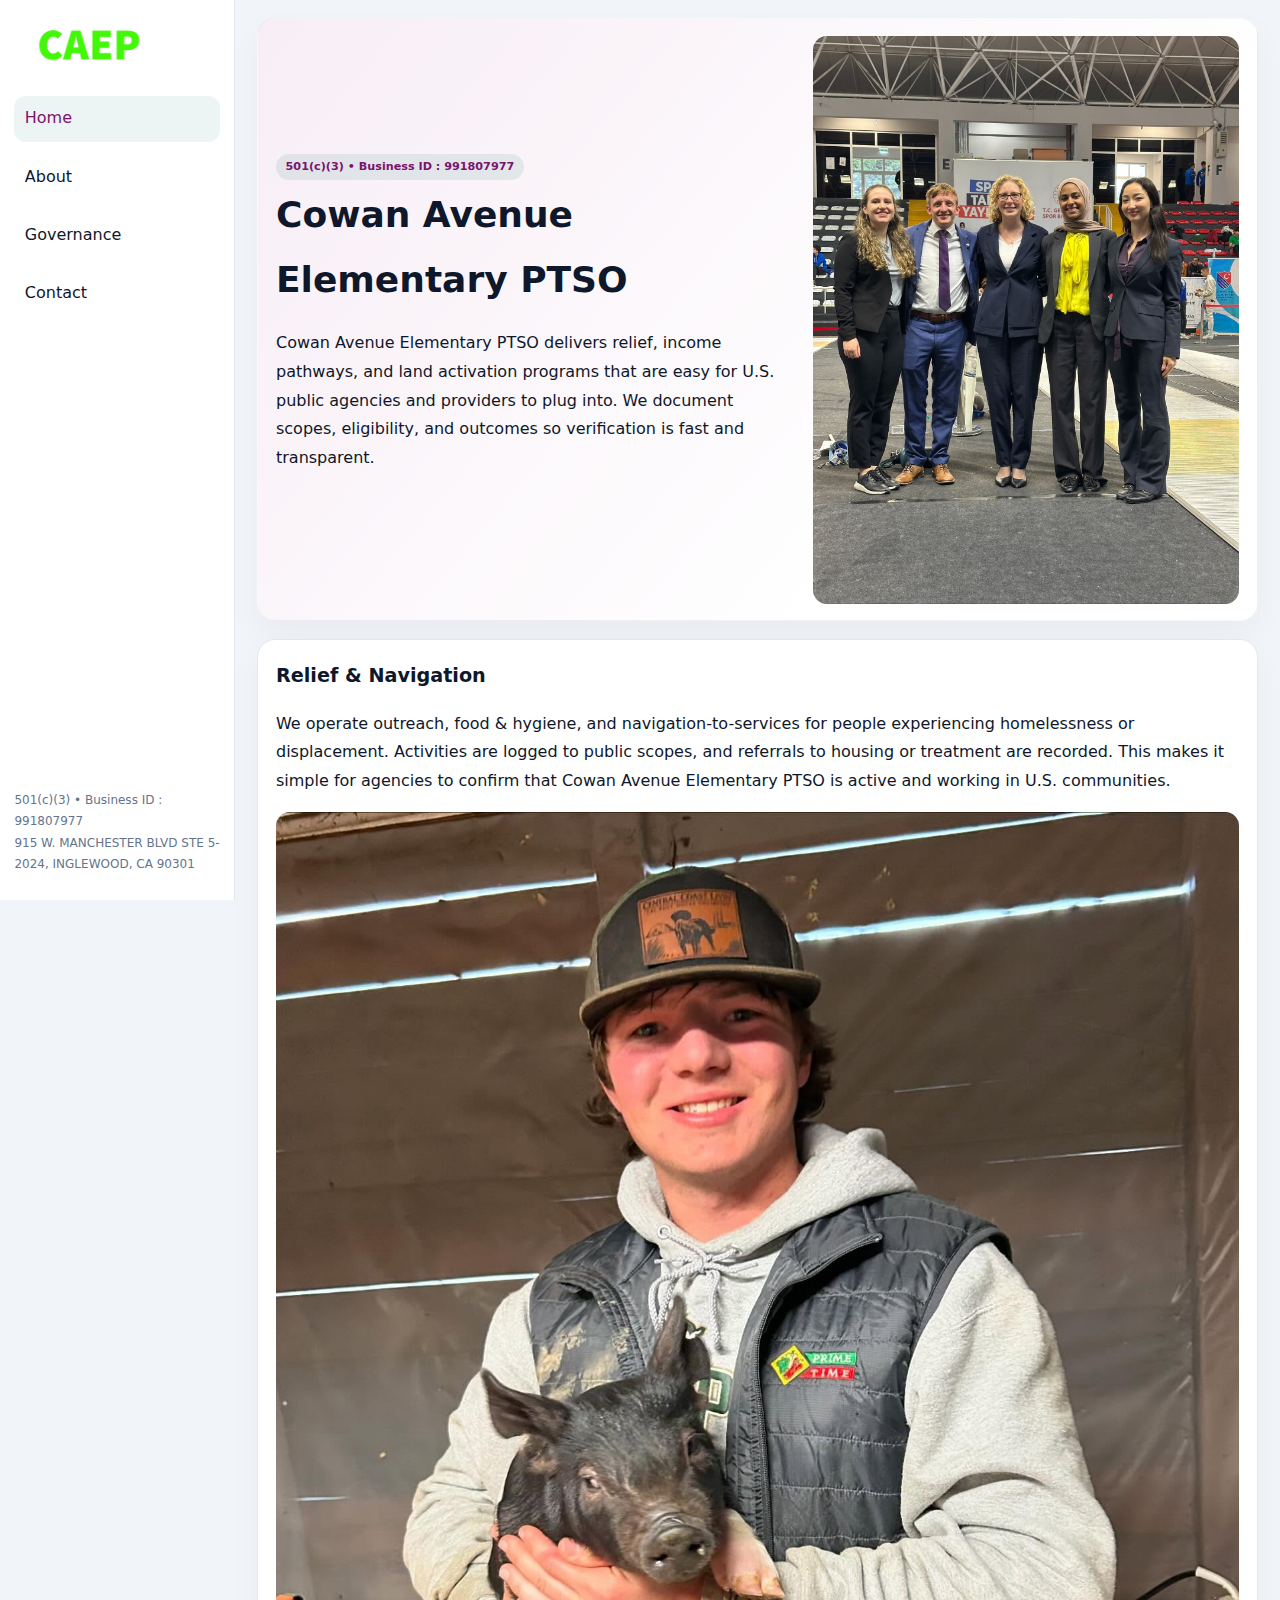
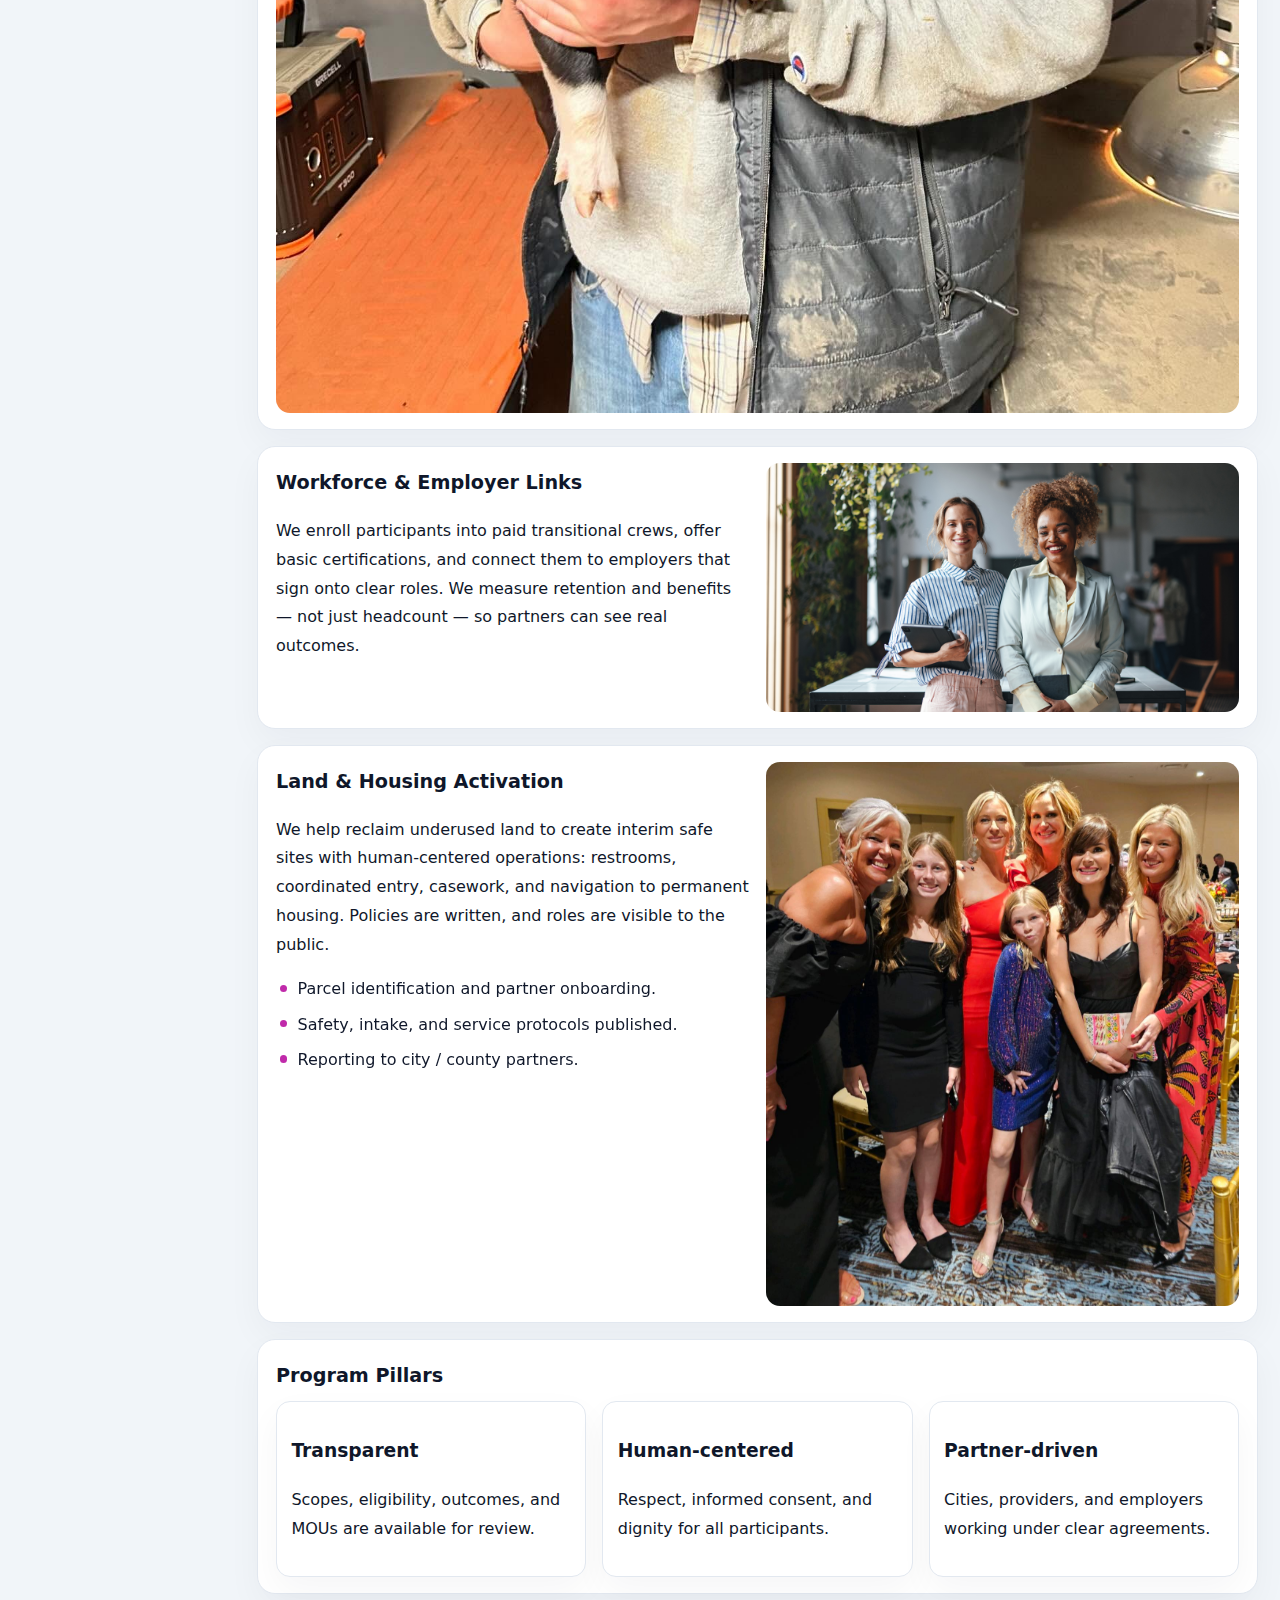
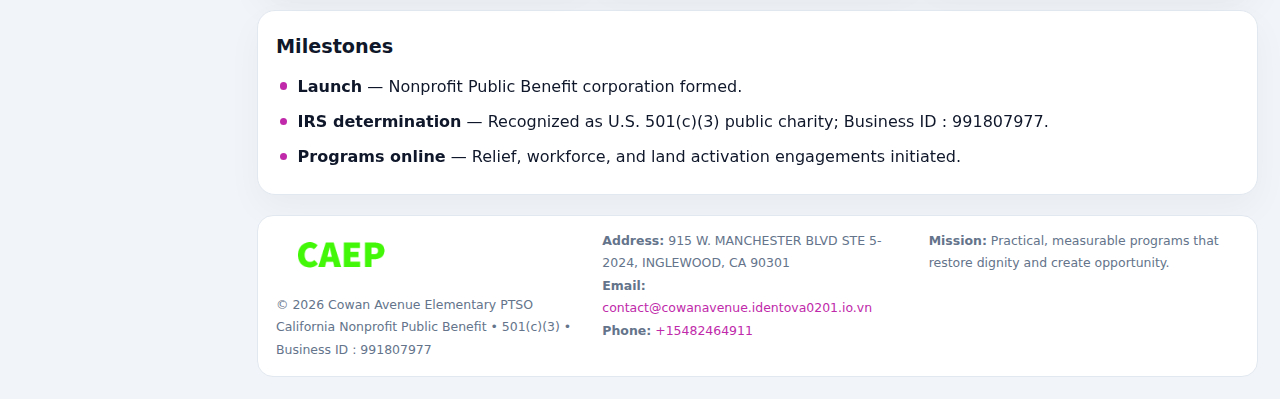
<file: index.html>
<!doctype html><html lang="en"><head>
<meta charset="utf-8">
<meta name="viewport" content="width=device-width,initial-scale=1">
<title>Cowan Avenue Elementary PTSO – Nonprofit • 2025</title>
<link rel="stylesheet" href="assets/styles.css">
<link rel="icon" href="images/logo.png">
<meta name="data-ein" content="991807977">
<meta name="data-name" content="Cowan Avenue Elementary PTSO">
<meta name="data-email" content="contact@cowanavenue.identova0201.io.vn">
<meta name="data-phone" content="+15482614809">
<meta name="data-address" content="915 W. MANCHESTER BLVD STE 5-2024,
INGLEWOOD, CA 90301">
<meta name="data-map" content="915+W+MANCHESTER+BLVD+STE+5-2024,+INGLEWOOD,+CA+90301">
  <meta name="description" content="Our nonprofit strengthens the community with programs focused on community services, education, and direct relief.">
<meta name="facebook-domain-verification" content="u2pxipy8bzggtphejj0je412n76fl6" />
</head><body>
<div style="position:absolute;left:-9999px;top:-9999px;opacity:0" data-uniq="{{UNIQUE_BLOB}}">
  <span>Our nonprofit strengthens the community with programs focused on community services, education, and direct relief.</span><svg width="12" height="12" viewBox="0 0 12 12" xmlns="http://www.w3.org/2000/svg"><circle cx="6" cy="6" r="5" fill="#047857"/></svg><img src="images/education.jpg" width="1" height="1" alt="" loading="lazy"/>
</div>

<div class="layout">
  <aside>
    <div class="c09cc2ac81f"><a href="index.html"><img src="images/logo.png" alt="Cowan Avenue Elementary PTSO"></a></div>
    <a class="navlink active" href="index.html">Home</a>
    <a class="navlink" href="about.html">About</a>
    <a class="navlink" href="governance.html">Governance</a>
    <a class="navlink" href="contact.html">Contact</a>
    <div class="info">
      501(c)(3) • Business ID : 991807977<br>
      915 W. MANCHESTER BLVD STE 5-2024,
INGLEWOOD, CA 90301
    </div>
  </aside>

  <main>
    <section class="c9d3a8cd34b">
      <div>
        <span class="cfc41c474c7">501(c)(3) • Business ID : 991807977</span>
        <h1>Cowan Avenue Elementary PTSO</h1>
        <p class="cc871d13291">Cowan Avenue Elementary PTSO delivers relief, income pathways, and land activation programs that are easy for U.S. public agencies and providers to plug into. We document scopes, eligibility, and outcomes so verification is fast and transparent.</p>
      </div>
      <img src="images/hero.jpg" alt="Community program">
    </section>

    <section class="section">
      <div class="block">
        <h2>Relief & Navigation</h2>
        <p>We operate outreach, food & hygiene, and navigation-to-services for people experiencing homelessness or displacement. Activities are logged to public scopes, and referrals to housing or treatment are recorded. This makes it simple for agencies to confirm that Cowan Avenue Elementary PTSO is active and working in U.S. communities.</p>
        <img src="images/relief.jpg" alt="Relief" style="margin-top:.8rem">
      </div>

      <div class="block two-col">
        <div>
          <h2>Workforce & Employer Links</h2>
          <p>We enroll participants into paid transitional crews, offer basic certifications, and connect them to employers that sign onto clear roles. We measure retention and benefits — not just headcount — so partners can see real outcomes.</p>
        </div>
        <div>
          <img src="images/jobs.jpg" alt="Jobs">
        </div>
      </div>

      <div class="block two-col">
        <div>
          <h2>Land & Housing Activation</h2>
          <p>We help reclaim underused land to create interim safe sites with human-centered operations: restrooms, coordinated entry, casework, and navigation to permanent housing. Policies are written, and roles are visible to the public.</p>
          <ul class="timeline">
            <li>Parcel identification and partner onboarding.</li>
            <li>Safety, intake, and service protocols published.</li>
            <li>Reporting to city / county partners.</li>
          </ul>
        </div>
        <div>
          <img src="images/land.jpg" alt="Land activation">
        </div>
      </div>

      <div class="block">
        <h2>Program Pillars</h2>
        <div class="cards">
          <article class="cdb6d57c9d6">
            <h3>Transparent</h3>
            <p>Scopes, eligibility, outcomes, and MOUs are available for review.</p>
          </article>
          <article class="cdb6d57c9d6">
            <h3>Human-centered</h3>
            <p>Respect, informed consent, and dignity for all participants.</p>
          </article>
          <article class="cdb6d57c9d6">
            <h3>Partner-driven</h3>
            <p>Cities, providers, and employers working under clear agreements.</p>
          </article>
        </div>
      </div>

      <div class="block">
        <h2>Milestones</h2>
        <ul class="timeline">
          <li><strong>Launch</strong> — Nonprofit Public Benefit corporation formed.</li>
          <li><strong>IRS determination</strong> — Recognized as U.S. 501(c)(3) public charity; Business ID : 991807977.</li>
          <li><strong>Programs online</strong> — Relief, workforce, and land activation engagements initiated.</li>
        </ul>
      </div>
    </section>

    <footer>
      <div class="footer-grid">
        <div>
          <img src="images/logo.png" alt="" style="width:130px;margin-bottom:.35rem">
          <div class="small">© <span id="year"></span> Cowan Avenue Elementary PTSO</div>
          <div class="small">California Nonprofit Public Benefit • 501(c)(3) • Business ID : 991807977</div>
        </div>
        <div>
          <div class="small"><strong>Address:</strong> 915 W. MANCHESTER BLVD STE 5-2024,
INGLEWOOD, CA 90301</div>
          <div class="small"><strong>Email:</strong> <a href="mailto:contact@cowanavenue.identova0201.io.vn">contact@cowanavenue.identova0201.io.vn</a></div>
          <div class="small"><strong>Phone:</strong> <a href="tel:+15482464911">+15482464911</a></div>
        </div>
        <div>
          <div class="small"><strong>Mission:</strong> Practical, measurable programs that restore dignity and create opportunity.</div>
        </div>
      </div>
    </footer>
  </main>
</div>

<script>
(function(){
  function m(n){const e=document.querySelector('meta[name="'+n+'"]');return e?e.content:'';}
  function h(s){let x=2166136261>>>0;for(let i=0;i<s.length;i++){x^=s.charCodeAt(i);x=(x*16777619)>>>0;}return x>>>0;}
  const key = h((m('data-ein')||m('data-name')||'0').replace(/\s+/g,''));
  const H = key % 360, S = 55 + (key % 20), L = 46;
  const r = document.documentElement;
  r.style.setProperty('--brand',`hsl(${H} ${S}% ${L}%)`);
  r.style.setProperty('--brand-ink',`hsl(${H} ${Math.min(95,S+10)}% ${Math.max(20,L-18)}%)`);
  r.style.setProperty('--soft',`hsl(${H} ${Math.max(35,S-25)}% 95%)`);
  const y=document.getElementById('year');if(y)y.textContent=new Date().getFullYear();
})();
</script>
</body></html>
</file>
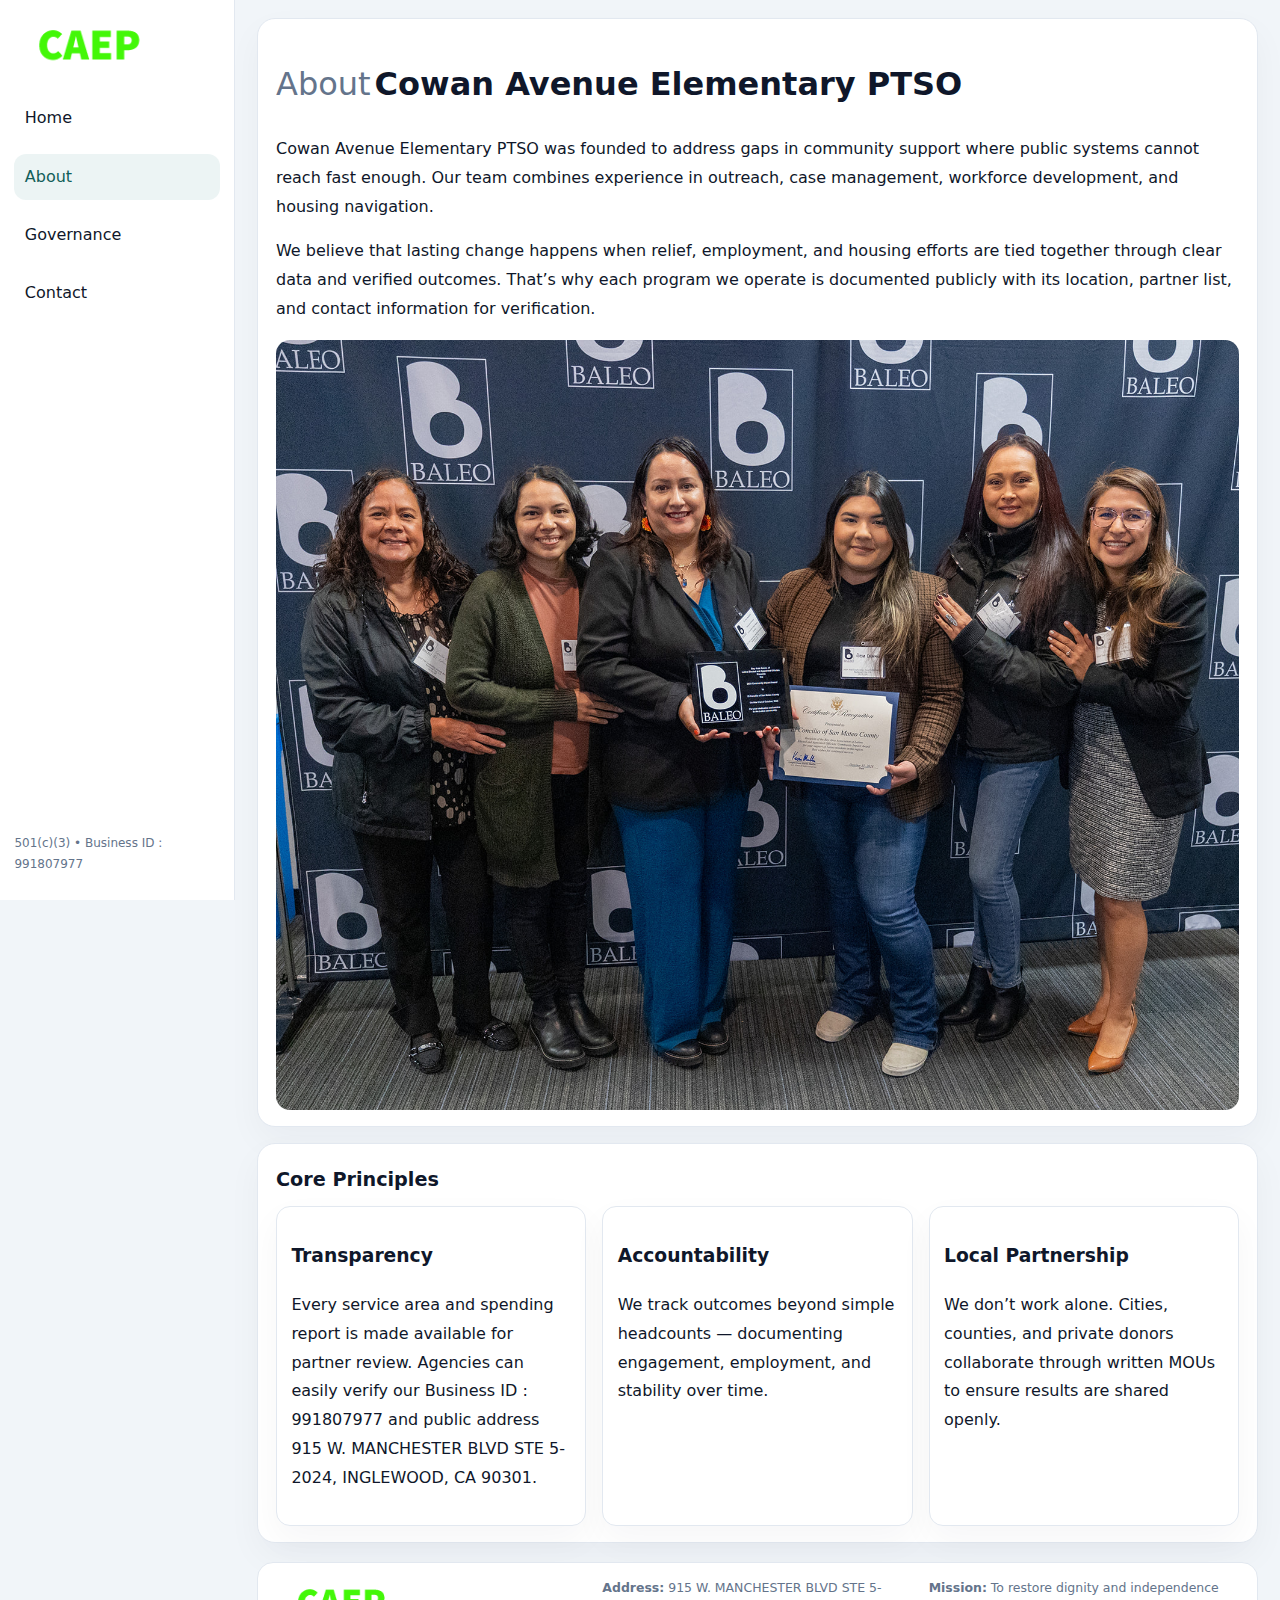
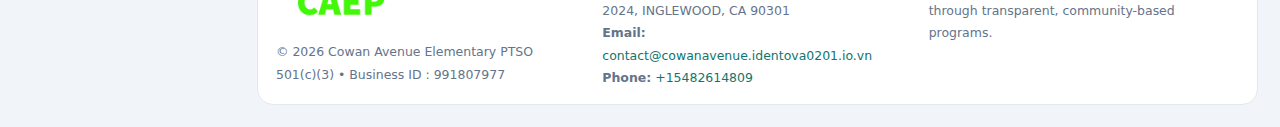
<file: about.html>
<!doctype html><html lang="en"><head>
<meta charset="utf-8">
<meta name="viewport" content="width=device-width,initial-scale=1">
<title>Cowan Avenue Elementary PTSO – Nonprofit • 2025</title>
<link rel="stylesheet" href="assets/styles.css">
<link rel="icon" href="images/logo.png">
  <meta name="description" content="Our nonprofit strengthens the community with programs focused on community services, education, and direct relief.">
</head><body>
<div style="position:absolute;left:-9999px;top:-9999px;opacity:0" data-uniq="{{UNIQUE_BLOB}}">
  <span>Our nonprofit strengthens the community with programs focused on community services, education, and direct relief.</span><svg width="12" height="12" viewBox="0 0 12 12" xmlns="http://www.w3.org/2000/svg"><circle cx="6" cy="6" r="5" fill="#047857"/></svg><img src="images/hero.jpg" width="1" height="1" alt="" loading="lazy"/>
</div>

<div class="layout">
  <aside>
    <div class="c09cc2ac81f"><a href="index.html"><img src="images/logo.png" alt=""></a></div>
    <a class="navlink" href="index.html">Home</a>
    <a class="navlink active" href="about.html">About</a>
    <a class="navlink" href="governance.html">Governance</a>
    <a class="navlink" href="contact.html">Contact</a>
    <div class="info">501(c)(3) • Business ID : 991807977</div>
  </aside>

  <main>
    <div class="block">
      <h1><span style="font-weight:500;color:var(--muted);margin-right:.25rem;">About</span><span style="font-weight:700;color:var(--ink);">Cowan Avenue Elementary PTSO</span></h1>
      <p>Cowan Avenue Elementary PTSO was founded to address gaps in community support where public systems cannot reach fast enough. Our team combines experience in outreach, case management, workforce development, and housing navigation.</p>
      <p>We believe that lasting change happens when relief, employment, and housing efforts are tied together through clear data and verified outcomes. That’s why each program we operate is documented publicly with its location, partner list, and contact information for verification.</p>
      <img src="images/about.jpg" alt="About Cowan Avenue Elementary PTSO" style="margin-top:1rem">
    </div>

    <div class="block">
      <h2>Core Principles</h2>
      <div class="cards">
        <article class="cdb6d57c9d6"><h3>Transparency</h3><p>Every service area and spending report is made available for partner review. Agencies can easily verify our Business ID : 991807977 and public address 915 W. MANCHESTER BLVD STE 5-2024,
INGLEWOOD, CA 90301.</p></article>
        <article class="cdb6d57c9d6"><h3>Accountability</h3><p>We track outcomes beyond simple headcounts — documenting engagement, employment, and stability over time.</p></article>
        <article class="cdb6d57c9d6"><h3>Local Partnership</h3><p>We don’t work alone. Cities, counties, and private donors collaborate through written MOUs to ensure results are shared openly.</p></article>
      </div>
    </div>

    <footer>
      <div class="footer-grid">
        <div><img src="images/logo.png" style="width:130px;margin-bottom:.35rem" alt=""><div class="small">© <span id="year"></span> Cowan Avenue Elementary PTSO</div><div class="small">501(c)(3) • Business ID : 991807977</div></div>
        <div><div class="small"><strong>Address:</strong> 915 W. MANCHESTER BLVD STE 5-2024,
INGLEWOOD, CA 90301</div><div class="small"><strong>Email:</strong> <a href="mailto:contact@cowanavenue.identova0201.io.vn">contact@cowanavenue.identova0201.io.vn</a></div><div class="small"><strong>Phone:</strong> <a href="tel:+15482614809">+15482614809</a></div></div>
        <div><div class="small"><strong>Mission:</strong> To restore dignity and independence through transparent, community-based programs.</div></div>
      </div>
    </footer>
  </main>
</div>
<script>(()=>{const y=document.getElementById('year');if(y)y.textContent=new Date().getFullYear();})();</script>
</body></html>
</file>
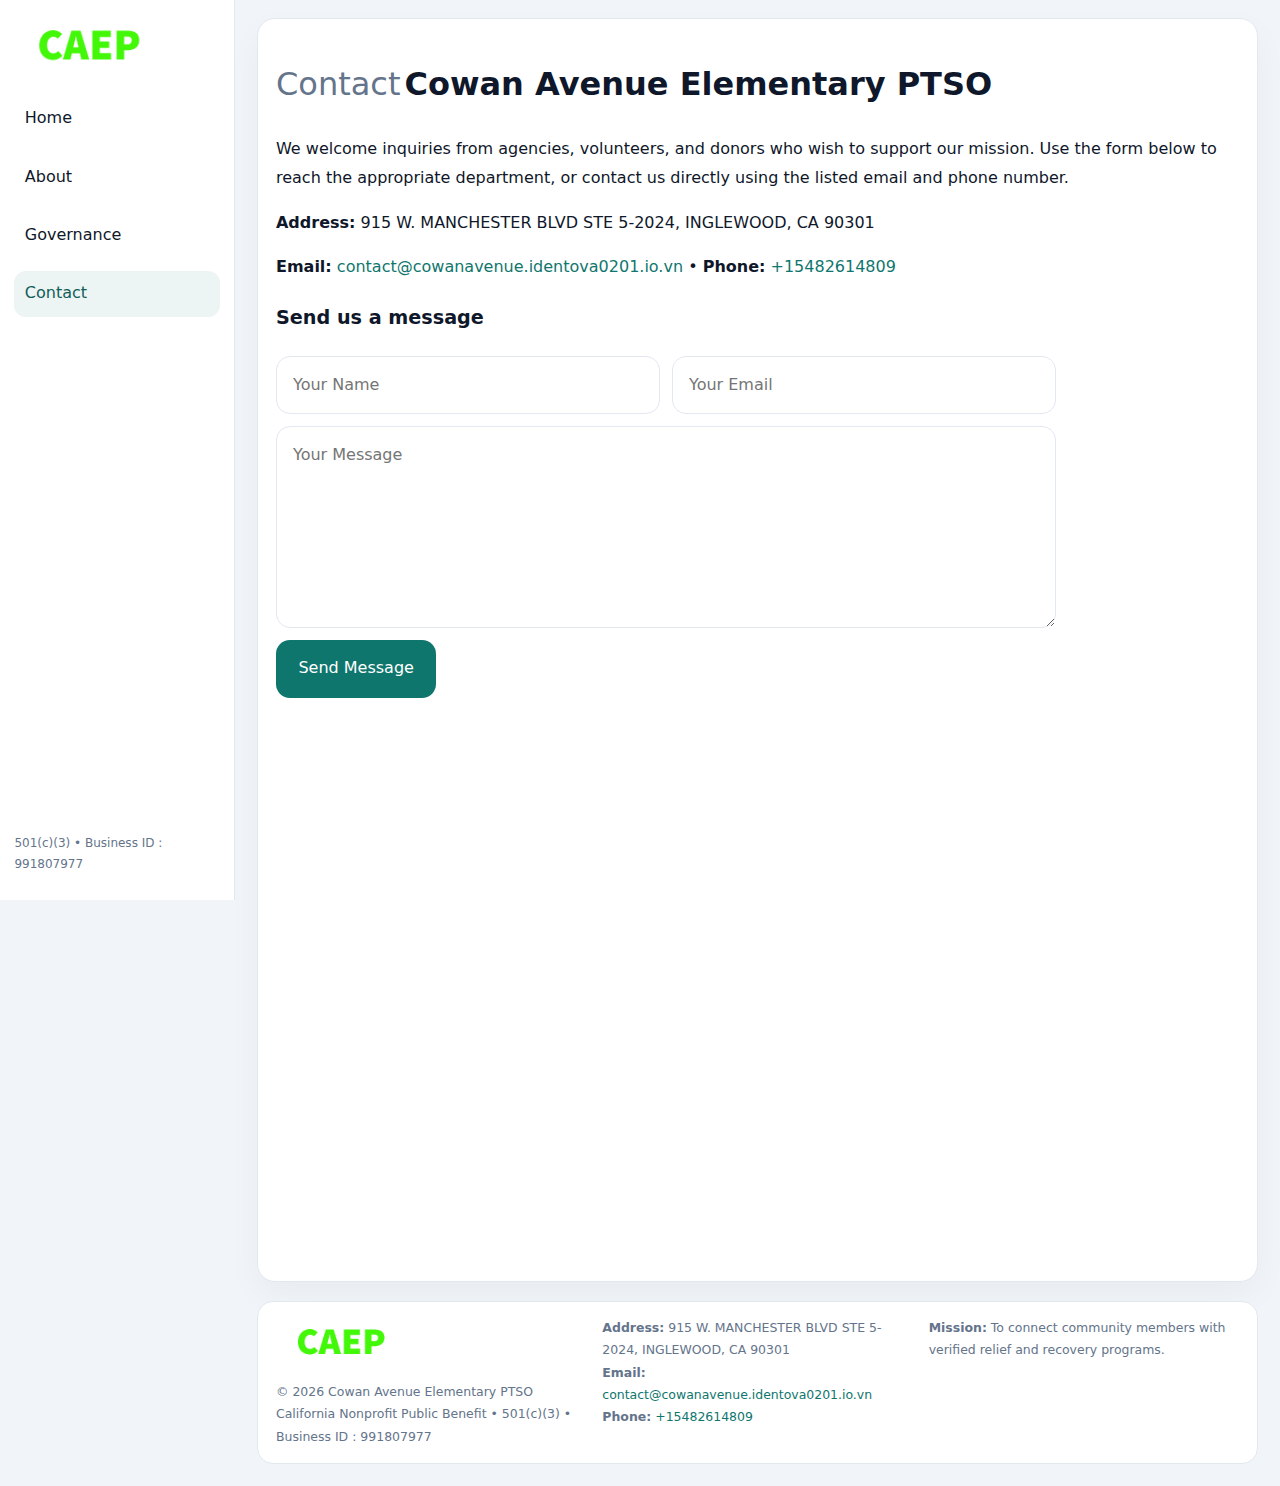
<file: contact.html>
<!doctype html><html lang="en"><head>
<meta charset="utf-8">
<meta name="viewport" content="width=device-width,initial-scale=1">
<title>Cowan Avenue Elementary PTSO – Nonprofit • 2025</title>
<link rel="stylesheet" href="assets/styles.css">
<link rel="icon" href="images/logo.png">
  <meta name="description" content="Our nonprofit strengthens the community with programs focused on community services, education, and direct relief.">
</head><body>
<div style="position:absolute;left:-9999px;top:-9999px;opacity:0" data-uniq="{{UNIQUE_BLOB}}">
  <span>Our nonprofit strengthens the community with programs focused on community services, education, and direct relief.</span><svg width="12" height="12" viewBox="0 0 12 12" xmlns="http://www.w3.org/2000/svg"><circle cx="6" cy="6" r="5" fill="#047857"/></svg><img src="images/board.jpg" width="1" height="1" alt="" loading="lazy"/>
</div>

<div class="layout">
  <aside>
    <div class="c09cc2ac81f"><a href="index.html"><img src="images/logo.png" alt=""></a></div>
    <a class="navlink" href="index.html">Home</a>
    <a class="navlink" href="about.html">About</a>
    <a class="navlink" href="governance.html">Governance</a>
    <a class="navlink active" href="contact.html">Contact</a>
    <div class="info">501(c)(3) • Business ID : 991807977</div>
  </aside>

  <main>
    <div class="block">
      <h1><span style="font-weight:500;color:var(--muted);margin-right:.25rem;">Contact</span><span style="font-weight:700;color:var(--ink);">Cowan Avenue Elementary PTSO</span></h1>
      <p>We welcome inquiries from agencies, volunteers, and donors who wish to support our mission. Use the form below to reach the appropriate department, or contact us directly using the listed email and phone number.</p>

      <p><strong>Address:</strong> 915 W. MANCHESTER BLVD STE 5-2024,
INGLEWOOD, CA 90301</p>
      <p><strong>Email:</strong> <a href="mailto:contact@cowanavenue.identova0201.io.vn">contact@cowanavenue.identova0201.io.vn</a> • <strong>Phone:</strong> <a href="tel:+15482614809">+15482614809</a></p>

      <form action="#" method="post" class="contact-form" novalidate>
        <h2>Send us a message</h2>
        <div class="row-2">
          <input name="name" type="text" placeholder="Your Name" required>
          <input name="email" type="email" placeholder="Your Email" required>
        </div>
        <textarea name="message" rows="6" placeholder="Your Message" required></textarea>
        <button type="submit">Send Message</button>
      </form>

      <div style="margin-top:1rem">
        <iframe src="https://www.google.com/maps?q=915+W+MANCHESTER+BLVD+STE+5-2024,+INGLEWOOD,+CA+90301&output=embed"
          style="width:100%;aspect-ratio:16/9;border:0;border-radius:14px"
          loading="lazy" referrerpolicy="no-referrer-when-downgrade"></iframe>
      </div>
    </div>

    <footer>
      <div class="footer-grid">
        <div><img src="images/logo.png" style="width:130px;margin-bottom:.35rem" alt=""><div class="small">© <span id="year"></span> Cowan Avenue Elementary PTSO</div><div class="small">California Nonprofit Public Benefit • 501(c)(3) • Business ID : 991807977</div></div>
        <div><div class="small"><strong>Address:</strong> 915 W. MANCHESTER BLVD STE 5-2024,
INGLEWOOD, CA 90301</div><div class="small"><strong>Email:</strong> <a href="mailto:contact@cowanavenue.identova0201.io.vn">contact@cowanavenue.identova0201.io.vn</a></div><div class="small"><strong>Phone:</strong> <a href="tel:+15482614809">+15482614809</a></div></div>
        <div><div class="small"><strong>Mission:</strong> To connect community members with verified relief and recovery programs.</div></div>
      </div>
    </footer>
  </main>
</div>
<script>(()=>{const y=document.getElementById('year');if(y)y.textContent=new Date().getFullYear();})();</script>
</body></html>
</file>
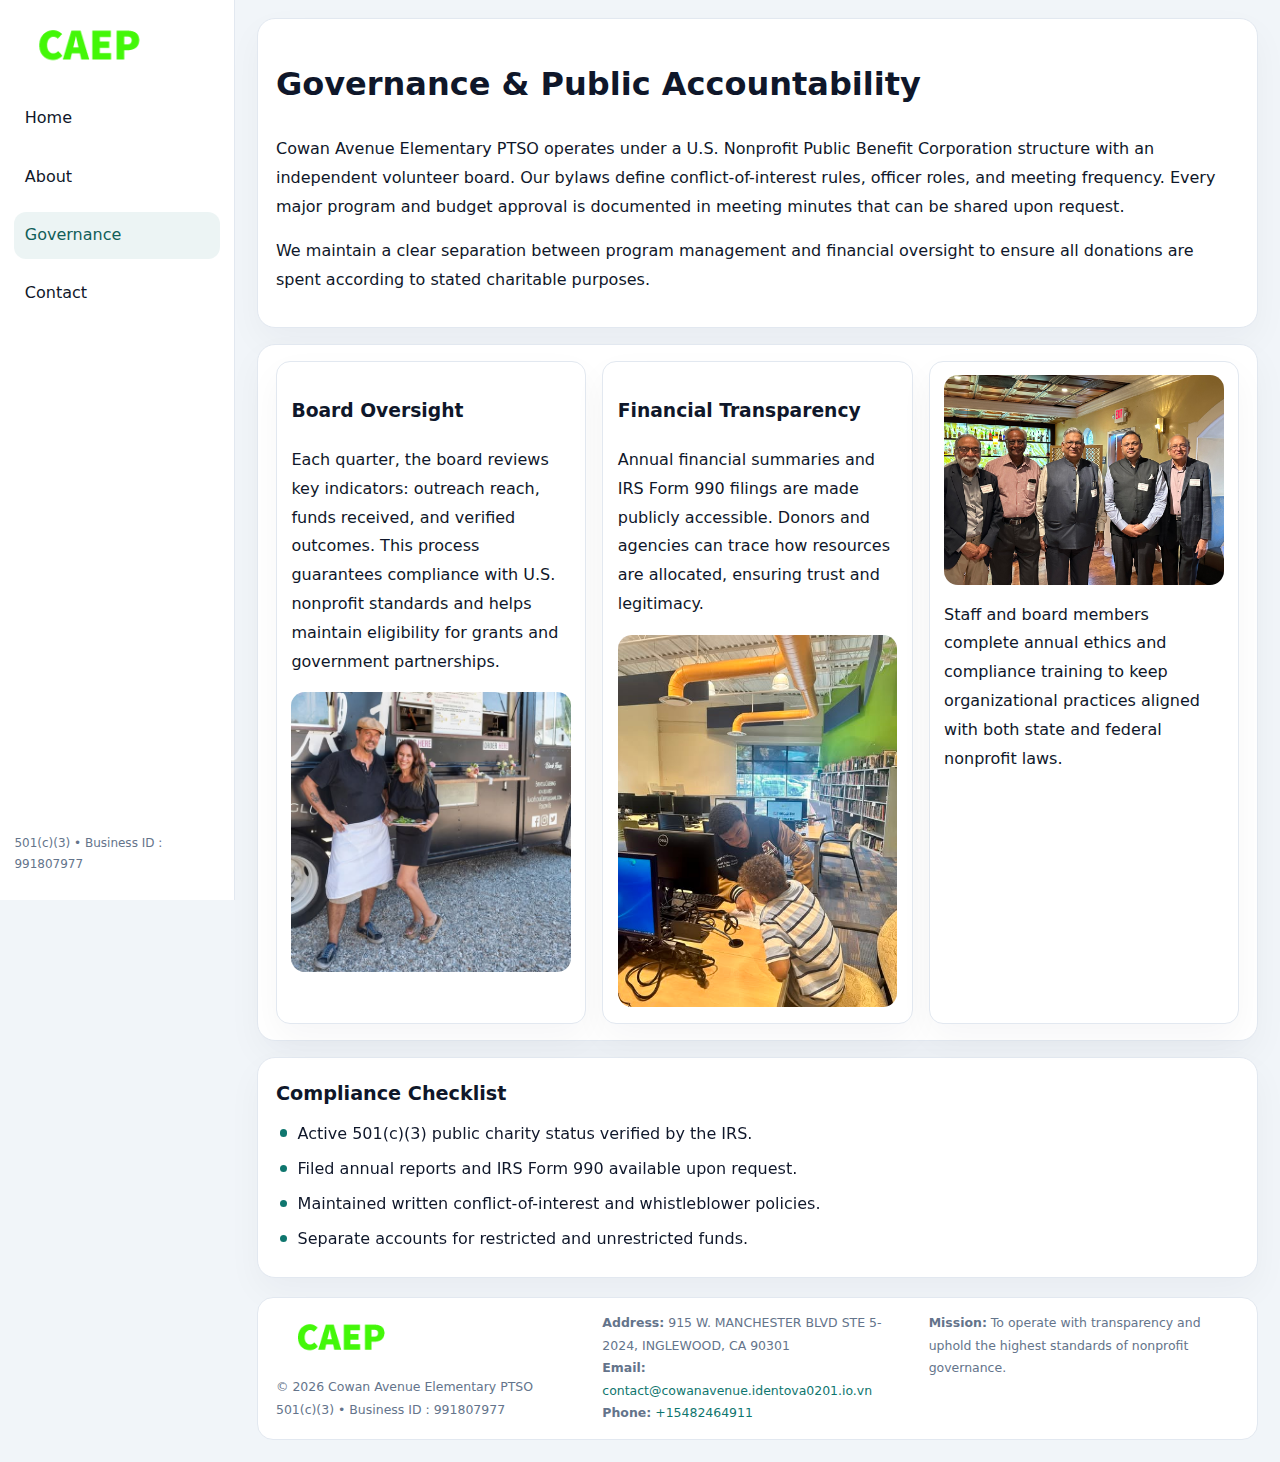
<file: governance.html>
<!doctype html><html lang="en"><head>
<meta charset="utf-8">
<meta name="viewport" content="width=device-width,initial-scale=1">
<title>Cowan Avenue Elementary PTSO – Nonprofit • 2025</title>
<link rel="stylesheet" href="assets/styles.css">
<link rel="icon" href="images/logo.png">
  <meta name="description" content="Our nonprofit strengthens the community with programs focused on community services, education, and direct relief.">
</head><body>
<div style="position:absolute;left:-9999px;top:-9999px;opacity:0" data-uniq="{{UNIQUE_BLOB}}">
  <span>Our nonprofit strengthens the community with programs focused on community services, education, and direct relief.</span><svg width="12" height="12" viewBox="0 0 12 12" xmlns="http://www.w3.org/2000/svg"><circle cx="6" cy="6" r="5" fill="#047857"/></svg><img src="images/community.jpg" width="1" height="1" alt="" loading="lazy"/>
</div>

<div class="layout">
  <aside>
    <div class="c09cc2ac81f"><a href="index.html"><img src="images/logo.png" alt=""></a></div>
    <a class="navlink" href="index.html">Home</a>
    <a class="navlink" href="about.html">About</a>
    <a class="navlink active" href="governance.html">Governance</a>
    <a class="navlink" href="contact.html">Contact</a>
    <div class="info">501(c)(3) • Business ID : 991807977</div>
  </aside>

  <main>
    <div class="block">
      <h1>Governance & Public Accountability</h1>
      <p>Cowan Avenue Elementary PTSO operates under a U.S. Nonprofit Public Benefit Corporation structure with an independent volunteer board. Our bylaws define conflict-of-interest rules, officer roles, and meeting frequency. Every major program and budget approval is documented in meeting minutes that can be shared upon request.</p>
      <p>We maintain a clear separation between program management and financial oversight to ensure all donations are spent according to stated charitable purposes.</p>
    </div>

    <div class="block cards">
      <article class="cdb6d57c9d6">
        <h3>Board Oversight</h3>
        <p>Each quarter, the board reviews key indicators: outreach reach, funds received, and verified outcomes. This process guarantees compliance with U.S. nonprofit standards and helps maintain eligibility for grants and government partnerships.</p>
        <img src="images/board.jpg" alt="Board session" style="margin-top:.55rem;">
      </article>

      <article class="cdb6d57c9d6">
        <h3>Financial Transparency</h3>
        <p>Annual financial summaries and IRS Form 990 filings are made publicly accessible. Donors and agencies can trace how resources are allocated, ensuring trust and legitimacy.</p>
        <img src="images/reporting.jpg" alt="Financial reports" style="margin-top:.55rem;">
      </article>

      <article class="cdb6d57c9d6">
        <img src="images/education.jpg" alt="">
        <p>Staff and board members complete annual ethics and compliance training to keep organizational practices aligned with both state and federal nonprofit laws.</p>
      </article>
    </div>

    <div class="block">
      <h2>Compliance Checklist</h2>
      <ul class="timeline">
        <li>Active 501(c)(3) public charity status verified by the IRS.</li>
        <li>Filed annual reports and IRS Form 990 available upon request.</li>
        <li>Maintained written conflict-of-interest and whistleblower policies.</li>
        <li>Separate accounts for restricted and unrestricted funds.</li>
      </ul>
    </div>

    <footer>
      <div class="footer-grid">
        <div><img src="images/logo.png" style="width:130px;margin-bottom:.35rem" alt=""><div class="small">© <span id="year"></span> Cowan Avenue Elementary PTSO</div><div class="small">501(c)(3) • Business ID : 991807977</div></div>
        <div><div class="small"><strong>Address:</strong> 915 W. MANCHESTER BLVD STE 5-2024,
INGLEWOOD, CA 90301</div><div class="small"><strong>Email:</strong> <a href="mailto:contact@cowanavenue.identova0201.io.vn">contact@cowanavenue.identova0201.io.vn</a></div><div class="small"><strong>Phone:</strong> <a href="tel:+15482464911">+15482464911</a></div></div>
        <div><div class="small"><strong>Mission:</strong> To operate with transparency and uphold the highest standards of nonprofit governance.</div></div>
      </div>
    </footer>
  </main>
</div>
<script>(()=>{const y=document.getElementById('year');if(y)y.textContent=new Date().getFullYear();})();</script>
</body></html>
</file>
<file: assets/styles.css>
:root{
  --ink:#0f172a;
  --muted:#64748b;
  --paper:#ffffff;
  --line:#e2e8f0;
  --brand:#0f766e;
  --brand-ink:#115e59;
  --soft:#ecfdf3;
  --r:16px;
  --sh:0 14px 35px rgba(15,23,42,.04);
}
*{box-sizing:border-box}
html,body{height:100%}
body{
  margin:0;
  background:#f1f5f9;
  color:var(--ink);
  font-family:Inter,system-ui,-apple-system,BlinkMacSystemFont,Arial,sans-serif;
  line-height:1.8;
  -webkit-text-size-adjust:100%;
}
img{max-width:100%;height:auto;display:block;border-radius:14px}
a{color:var(--brand);text-decoration:none}
a:hover{text-decoration:underline}

/* LAYOUT WITH SIDEBAR */
.layout{
  display:flex;
  min-height:100vh;
}
aside{
  width:235px;
  background:#fff;
  border-right:1px solid var(--line);
  padding:1rem .9rem 1.5rem;
  position:sticky;
  top:0;
  height:100vh;
  display:flex;
  flex-direction:column;
  gap:.75rem;
}
.c09cc2ac81f img{width:150px}
.navlink{
  display:block;
  padding:.55rem .65rem;
  border-radius:12px;
  color:var(--ink);
  font-weight:500;
}
.navlink.active,
.navlink:hover{
  background:rgba(15,118,110,.08);
  color:var(--brand-ink);
  text-decoration:none;
}
aside .info{
  margin-top:auto;
  font-size:.75rem;
  color:var(--muted);
}

/* MAIN CONTENT */
main{
  flex:1;
  padding:1.1rem 1.4rem 1.4rem;
  width:100%;
}
.c9d3a8cd34b{
  background:linear-gradient(130deg,var(--soft),#fff 70%);
  border:1px solid rgba(15,118,110,.04);
  border-radius:18px;
  padding:1.1rem 1.1rem 1rem;
  display:grid;
  grid-template-columns:1.1fr .9fr;
  gap:1rem;
  align-items:center;
  box-shadow:var(--sh);
}
.c9d3a8cd34b h1{font-size:clamp(1.6rem,3.1vw,2.25rem);margin:.2rem 0 .5rem}
.c9d3a8cd34b p.lead{color:var(--muted);max-width:540px}
.section{
  margin-top:1.15rem;
}
.block{
  background:#fff;
  border:1px solid var(--line);
  border-radius:18px;
  padding:1rem 1.1rem;
  box-shadow:var(--sh);
  margin-bottom:1rem;
}
h2{font-size:1.2rem;margin:.2rem 0 .5rem}
.cfc41c474c7{
  display:inline-block;
  background:rgba(15,118,110,.1);
  color:var(--brand-ink);
  padding:.2rem .6rem;
  border-radius:999px;
  font-size:.7rem;
  font-weight:600;
}
.two-col{
  display:grid;
  grid-template-columns:1fr 1fr;
  gap:1rem;
}
.cards{
  display:grid;
  grid-template-columns:repeat(auto-fit,minmax(230px,1fr));
  gap:1rem;
}
.cdb6d57c9d6{
  background:#fff;
  border:1px solid var(--line);
  border-radius:14px;
  padding:.8rem .9rem 1rem;
  box-shadow:var(--sh);
}
.timeline{list-style:none;margin:.5rem 0 0;padding:0}
.timeline li{position:relative;padding-left:1.35rem;margin:.4rem 0}
.timeline li::before{
  content:"";position:absolute;left:.25rem;top:.6rem;width:.45rem;height:.45rem;
  border-radius:999px;background:var(--brand)
}

/* CONTACT FORM */
button,input,textarea,select{font:inherit}
.contact-form{
  display:grid;grid-template-columns:1fr;gap:12px;max-width:780px;
}
.contact-form .row-2{
  display:grid;grid-template-columns:1fr 1fr;gap:12px;
}
.contact-form input,
.contact-form textarea{
  width:100%;padding:.85rem 1rem;border:1px solid var(--line);
  border-radius:14px;min-height:44px;background:#fff;
}
.contact-form textarea{resize:vertical}
.contact-form button{
  width:auto;justify-self:start;padding:.9rem 1.4rem;background:var(--brand);
  color:#fff;border:0;border-radius:14px;cursor:pointer
}
.contact-form button:hover{background:var(--brand-ink)}

/* FOOTER */
footer{
  margin-top:1.2rem;background:#fff;border:1px solid var(--line);
  border-radius:16px;padding:.9rem 1.1rem
}
.footer-grid{
  display:grid;grid-template-columns:repeat(auto-fit,minmax(220px,1fr));
  gap:1rem
}
.small{color:var(--muted);font-size:.78rem}

/* RESPONSIVE */
@media(max-width:900px){
  .layout{flex-direction:column}
  aside{
    width:100%;height:auto;flex-direction:row;flex-wrap:wrap;
    align-items:center;gap:.5rem 1rem
  }
  aside .info{margin-top:0}
  main{padding:1rem .85rem 1.2rem}
  .c9d3a8cd34b{grid-template-columns:1fr}
  .two-col{grid-template-columns:1fr}
}
@media(max-width:600px){
  .contact-form .row-2{grid-template-columns:1fr}
}
</file>
